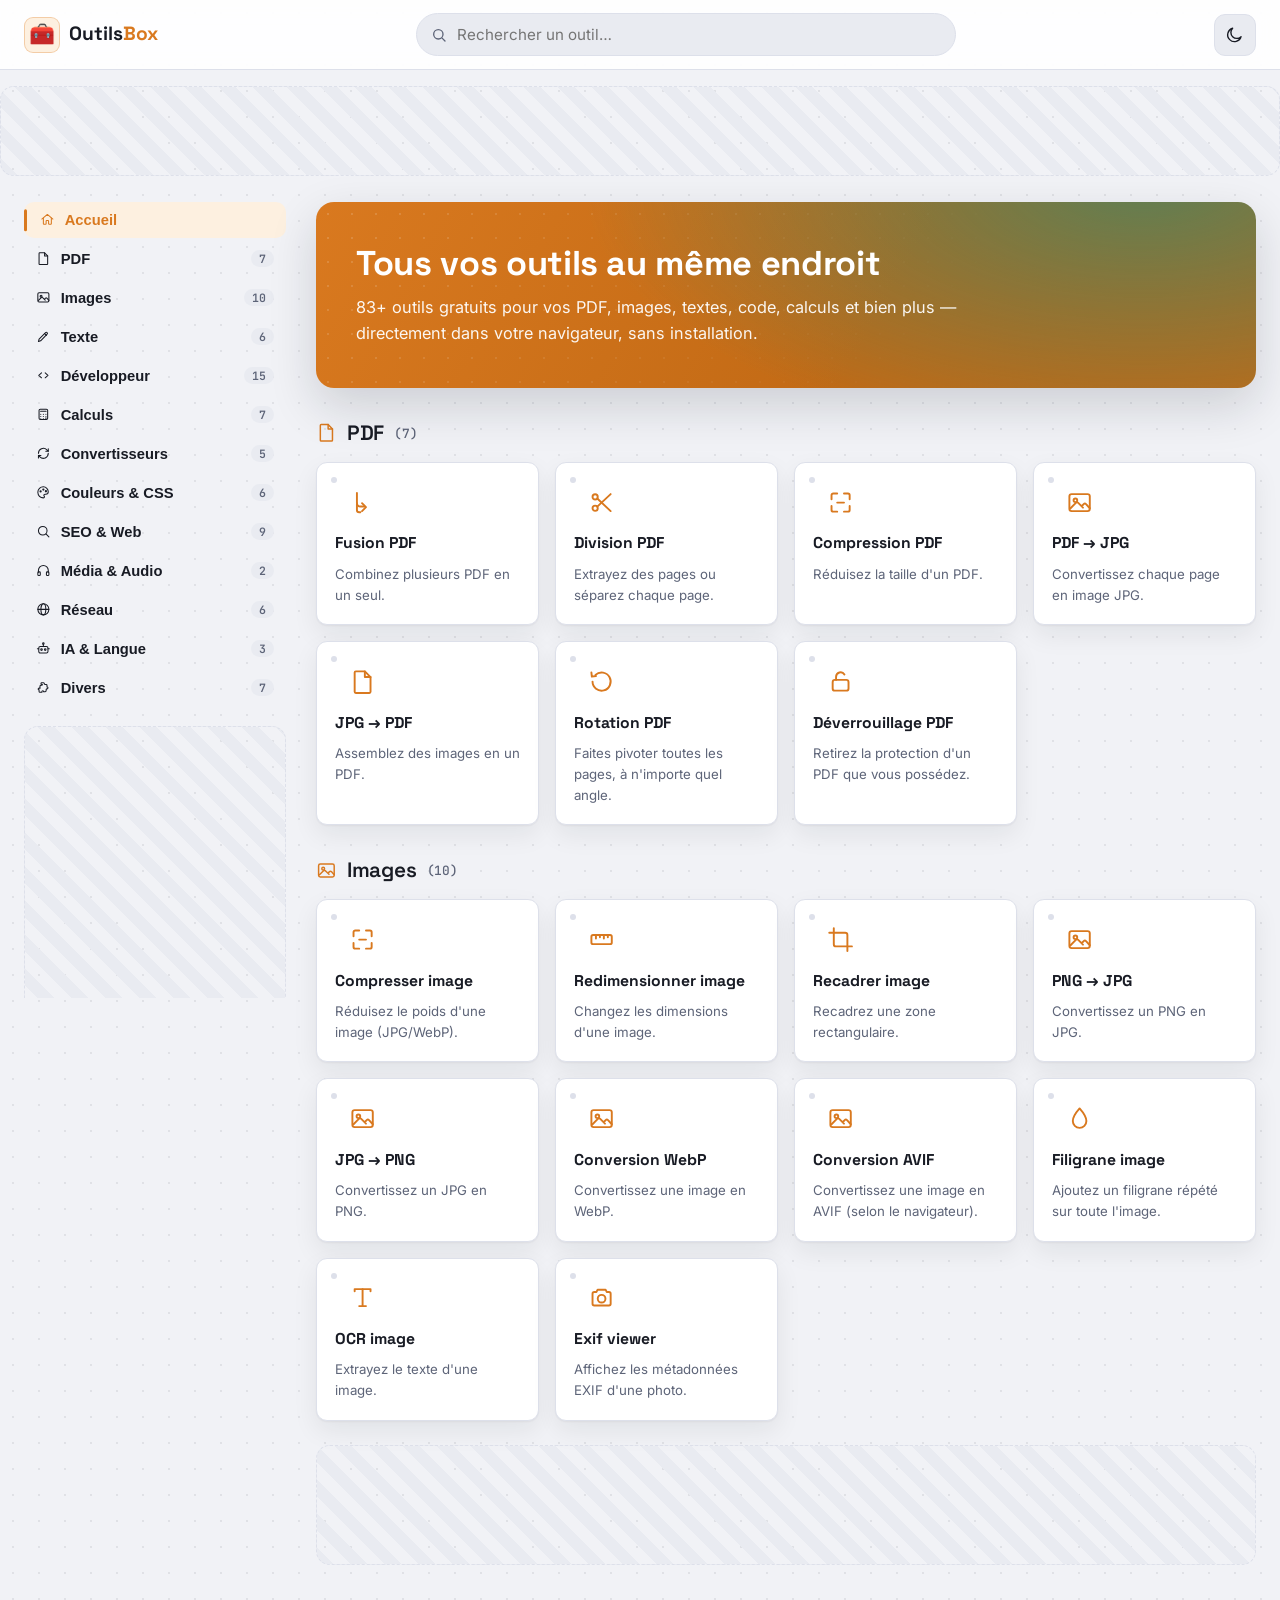
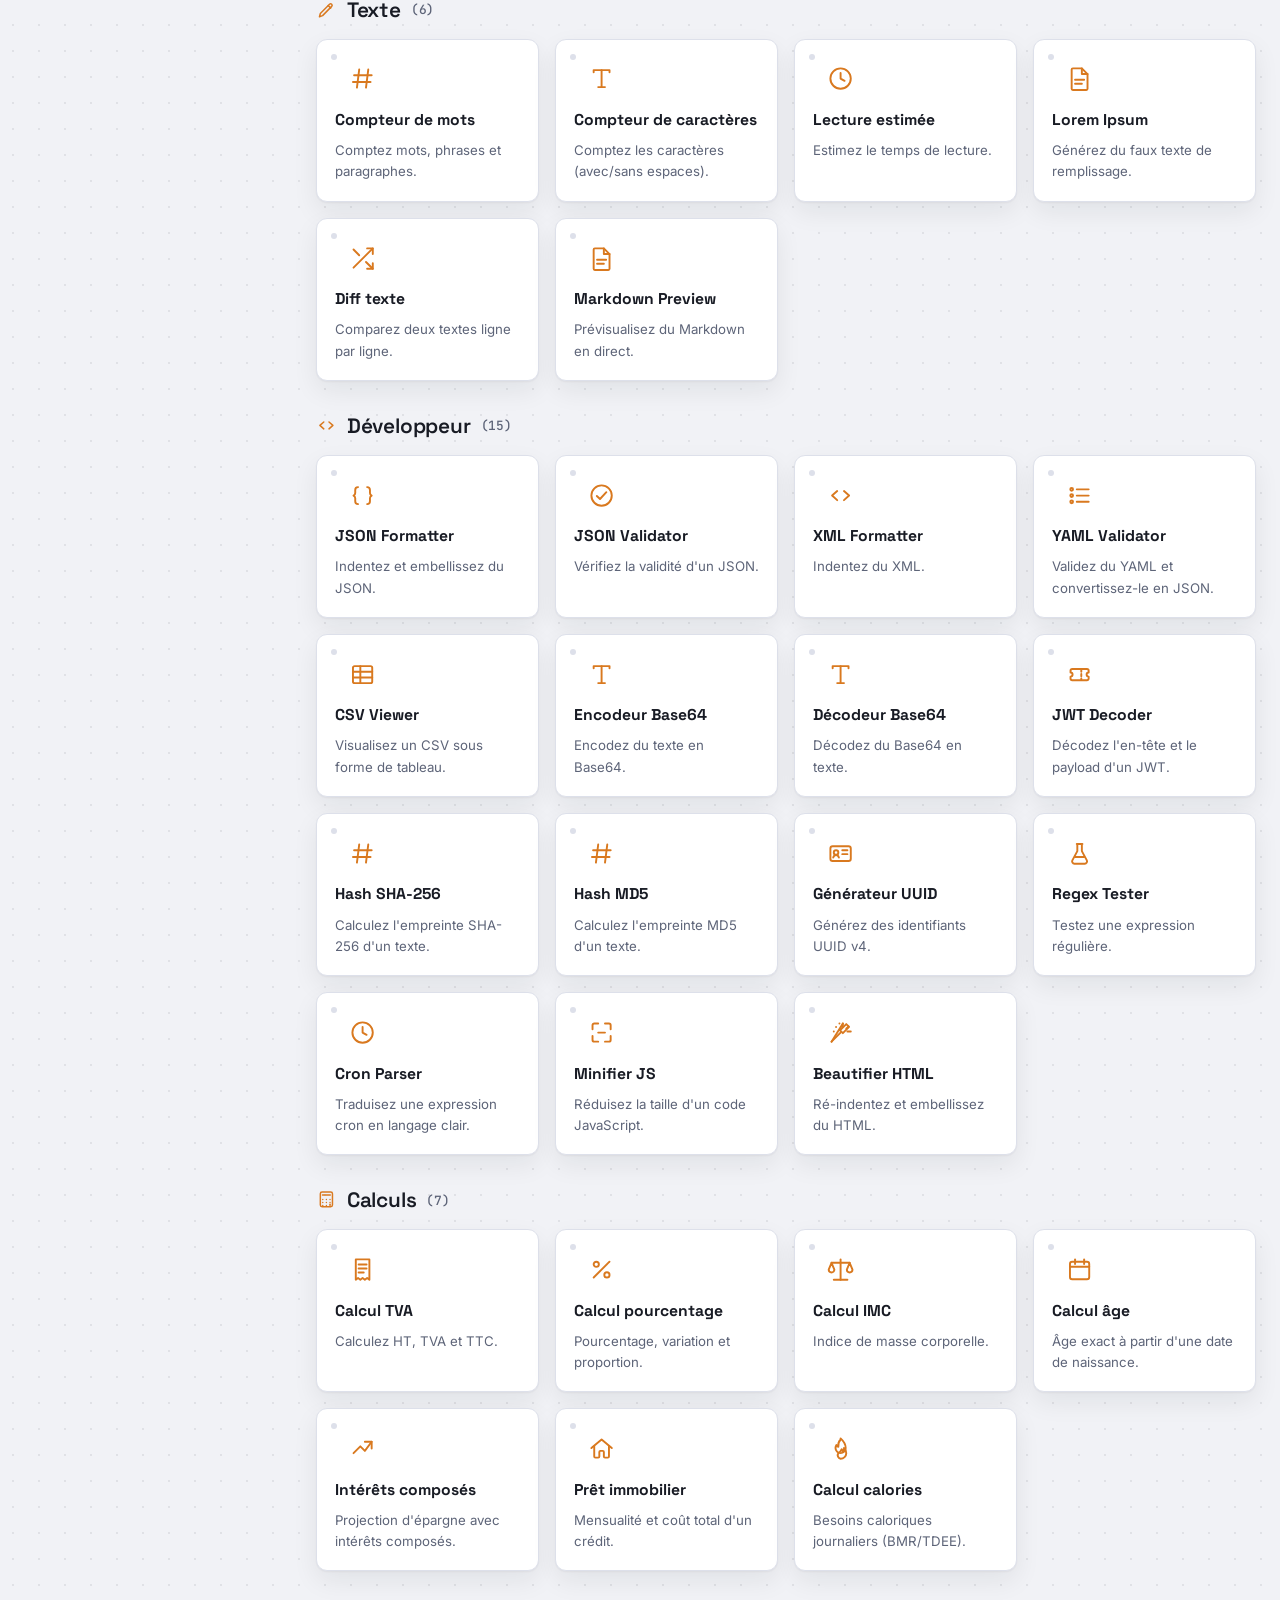
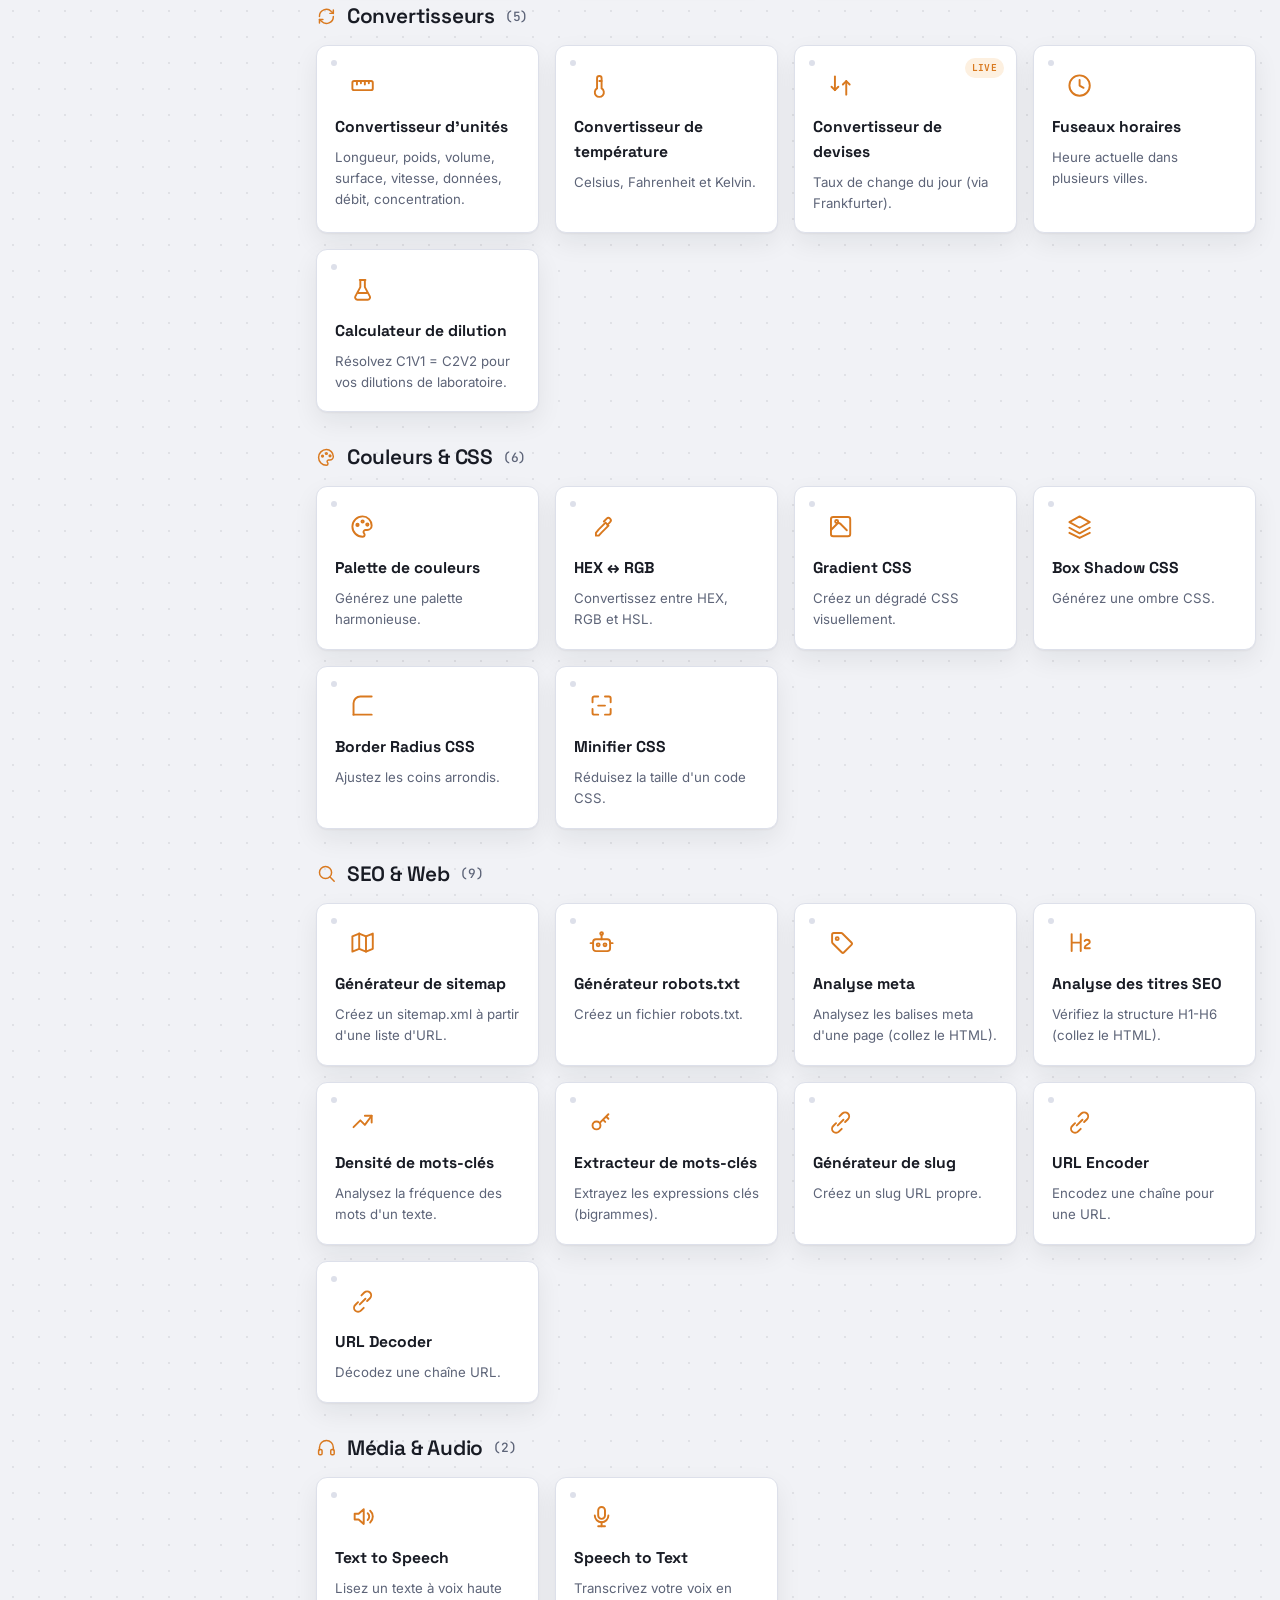
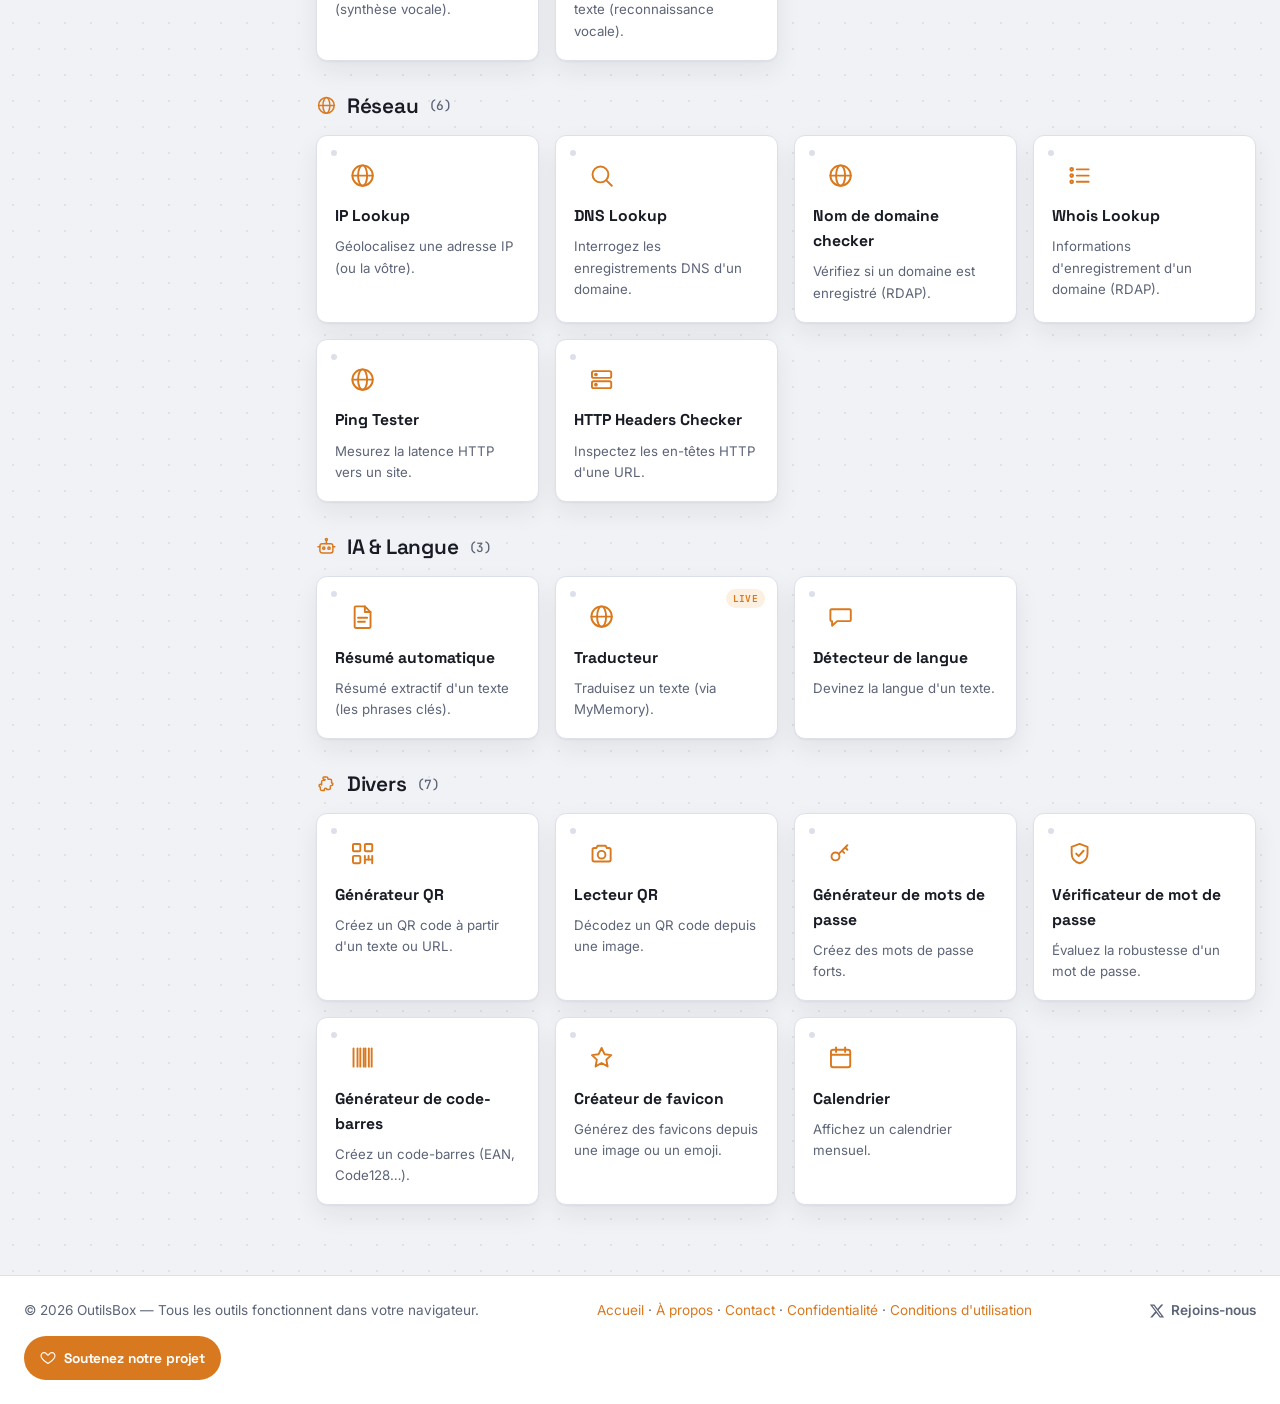
<file: index.html>
<!DOCTYPE html>
<html lang="fr" data-theme="light">
<head>
    <meta charset="UTF-8">
    <meta name="viewport" content="width=device-width, initial-scale=1.0, viewport-fit=cover">
    <meta name="description" content="Boîte à outils en ligne : PDF, images, texte, développeur, calculs, couleurs, SEO et plus. Gratuit, simple et rapide.">
    <title>OutilsBox — la boîte à outils en ligne</title>
    <link rel="icon" href="data:image/svg+xml,<svg xmlns='http://www.w3.org/2000/svg' viewBox='0 0 100 100'><text y='.9em' font-size='90'>🧰</text></svg>">
    <link rel="preconnect" href="https://fonts.googleapis.com">
    <link rel="preconnect" href="https://fonts.gstatic.com" crossorigin>
    <link href="https://fonts.googleapis.com/css2?family=Inter:wght@400;500;600;700;800&family=Space+Grotesk:wght@500;600;700&family=JetBrains+Mono:wght@400;500&display=swap" rel="stylesheet">
    <link rel="stylesheet" href="./Css/styles.css">

    <!-- Google AdSense : à activer une fois le compte approuvé.
         <script async src="https://pagead2.googlesyndication.com/pagead/js/adsbygoogle.js?client=ca-pub-XXXXXXXXXXXXXXXX"
              crossorigin="anonymous"></script>
    -->
</head>
<body>
    <a class="skip-link" href="#main">Aller au contenu</a>

    <header class="topbar">
      <button class="icon-btn menu-toggle" id="menuToggle" aria-label="Menu"><svg viewBox="0 0 24 24" fill="none" stroke="currentColor" stroke-width="1.7" stroke-linecap="round" stroke-linejoin="round" class="icon" aria-hidden="true"><line x1="4" y1="7" x2="20" y2="7"/><line x1="4" y1="12" x2="20" y2="12"/><line x1="4" y1="17" x2="20" y2="17"/></svg></button>
      <a class="brand" href="#/">
        <span class="brand-logo">🧰</span>
        <span class="brand-name">Outils<b>Box</b></span>
      </a>
      <div class="search-wrap">
        <input id="globalSearch" type="search" placeholder="Rechercher un outil…" autocomplete="off" aria-label="Rechercher un outil">
        <div id="searchResults" class="search-results" hidden></div>
      </div>
      <button class="icon-btn" id="themeToggle" aria-label="Changer de thème" title="Thème clair / sombre"><svg viewBox="0 0 24 24" fill="none" stroke="currentColor" stroke-width="1.7" stroke-linecap="round" stroke-linejoin="round" class="icon" aria-hidden="true"><path d="M20 14.5A8.5 8.5 0 1 1 9.5 4a7 7 0 0 0 10.5 10.5Z"/></svg></button>
    </header>

    <!-- Bannière de pub (haut) — emplacement AdSense à venir -->
    <div class="ad-slot ad-leaderboard" data-ad="top-leaderboard"></div>

    <div class="layout">
      <aside class="sidebar" id="sidebar" aria-label="Catégories">
        <nav id="categoryNav"></nav>
        <!-- Bannière de pub (colonne) — emplacement AdSense à venir -->
        <div class="ad-slot ad-rail" data-ad="sidebar-rail"></div>
      </aside>
      <div class="sidebar-backdrop" id="sidebarBackdrop"></div>

      <main id="main" class="content" tabindex="-1"></main>
    </div>

    <footer class="footer">
      <div class="footer-inner">
        <span>© <span id="year"></span> OutilsBox — Tous les outils fonctionnent dans votre navigateur.</span>
        <span class="footer-links">
          <a href="#/">Accueil</a> · <a href="#/tool/about">À propos</a> · <a href="#/tool/contact">Contact</a> · <a href="#/tool/privacy">Confidentialité</a> · <a href="#/tool/terms">Conditions d'utilisation</a>
        </span>
        <a href="https://x.com/cordox4" target="_blank" rel="noopener noreferrer" class="footer-social">
          <svg viewBox="0 0 24 24" width="16" height="16" fill="currentColor" aria-hidden="true"><path d="M18.244 2.25h3.308l-7.227 8.26 8.502 11.24H16.17l-5.214-6.817L4.99 21.75H1.68l7.73-8.835L1.254 2.25H8.08l4.713 6.231zm-1.161 17.52h1.833L7.084 4.126H5.117z"/></svg>
          Rejoins-nous
        </a>
        <a class="support-btn" href="https://www.paypal.com/ncp/payment/L6BR6EY7WHRRA" target="_blank" rel="noopener noreferrer">
          <span class="sb-icon" aria-hidden="true"><svg viewBox="0 0 24 24" fill="none" stroke="currentColor" stroke-width="1.7" stroke-linecap="round" stroke-linejoin="round" class="icon"><path d="M12 20.2s-7.6-4.6-9.9-9.1C.6 7.6 2.3 4 6 4c2.1 0 3.6 1.2 4.5 2.6.4.6.7 1.1 1.5 1.1s1.1-.5 1.5-1.1C14.4 5.2 15.9 4 18 4c3.7 0 5.4 3.6 3.9 7.1-2.3 4.5-9.9 9.1-9.9 9.1Z"/></svg></span> Soutenez notre projet
        </a>
      </div>
    </footer>

    <div id="toast" class="toast" hidden></div>

    <!-- Librairies -->
    <script type="module" src="./js/main.js"></script>
</body>
</html>
</file>
<file: Css/styles.css>
/* =========================================================
   OutilsBox — design system
   Identité "atelier" : fond graphite / accent ambre outil,
   grille de perforations façon panneau à outils (pegboard),
   typo mécanique (Space Grotesk) + lisible (Inter) + mono (JetBrains Mono).
   ========================================================= */

:root{
  /* -- Neutres (clair) -- */
  --bg:#f1f2f6; --surface:#ffffff; --surface-2:#e9ebf1; --border:#dde0ea;
  --text:#181b24; --muted:#5d6478;

  /* -- Accent "outil" -- */
  --primary:#d9791f; --primary-600:#c26a15; --primary-soft:#fdf0e0;
  --accent:#0e8f86; --accent-soft:#e2f6f3;
  --success:#178a4e; --danger:#c8342b;

  --shadow:0 1px 2px rgba(20,22,35,.05),0 10px 26px rgba(20,22,35,.07);
  --shadow-lg:0 18px 48px rgba(20,22,35,.16);
  --shadow-glow:0 10px 30px rgba(217,121,31,.22);

  --radius:18px; --radius-sm:11px; --maxw:1280px;
  --sidebar-w:264px;

  --font-display:'Space Grotesk',Inter,system-ui,sans-serif;
  --font-body:'Inter',system-ui,-apple-system,'Segoe UI',Roboto,sans-serif;
  --font-mono:'JetBrains Mono',ui-monospace,SFMono-Regular,Menlo,Consolas,monospace;

  --ease:cubic-bezier(.22,.9,.32,1);

  /* motif de perforations (pegboard) */
  --peg-dot: rgba(24,27,36,.08);
  --peg-size: 26px;
}
[data-theme="dark"]{
  --bg:#10121a; --surface:#181b27; --surface-2:#1f2331; --border:#2a2f40;
  --text:#edeff6; --muted:#9298ac;

  --primary:#f0973f; --primary-600:#f6ad63; --primary-soft:#33240f;
  --accent:#2fd9c9; --accent-soft:#122a29;
  --success:#3fbf7f; --danger:#f0685c;

  --shadow:0 1px 2px rgba(0,0,0,.35),0 12px 32px rgba(0,0,0,.32);
  --shadow-lg:0 22px 56px rgba(0,0,0,.5);
  --shadow-glow:0 12px 34px rgba(240,151,63,.22);

  --peg-dot: rgba(255,255,255,.06);
}

*{box-sizing:border-box}
html{scroll-behavior:smooth}
@media (prefers-reduced-motion:reduce){
  html{scroll-behavior:auto}
  *{animation-duration:.001ms!important;transition-duration:.001ms!important}
}
body{
  margin:0;font-family:var(--font-body);
  background:
    radial-gradient(var(--peg-dot) 1.4px, transparent 1.4px) 0 0/var(--peg-size) var(--peg-size),
    var(--bg);
  color:var(--text);line-height:1.6;
  -webkit-font-smoothing:antialiased;text-rendering:optimizeLegibility;
  transition:background-color .25s var(--ease),color .25s var(--ease);
}
a{color:var(--primary);text-decoration:none;transition:color .15s var(--ease)}
a:hover{color:var(--primary-600);text-decoration:underline}
h1,h2,h3{font-family:var(--font-display);line-height:1.15;margin:0 0 .4em;letter-spacing:-.01em}
:focus-visible{outline:2.5px solid var(--primary);outline-offset:2px;border-radius:4px}
.skip-link{position:absolute;left:-999px;top:0;background:var(--primary);color:#fff;padding:8px 14px;border-radius:0 0 8px 0;z-index:100;font-weight:600}
.skip-link:focus{left:0}

/* Topbar */
.topbar{
  position:sticky;top:0;z-index:40;display:flex;align-items:center;gap:14px;
  padding:13px 24px;background:color-mix(in srgb, var(--surface) 88%, transparent);
  backdrop-filter:blur(14px) saturate(1.4);-webkit-backdrop-filter:blur(14px) saturate(1.4);
  border-bottom:1px solid var(--border);
}
.brand{display:flex;align-items:center;gap:9px;font-weight:700;font-size:1.2rem;color:var(--text);font-family:var(--font-display)}
.brand:hover{text-decoration:none}
.brand-logo{
  font-size:1.3rem;width:36px;height:36px;display:grid;place-items:center;
  background:var(--primary-soft);border-radius:9px;border:1px solid color-mix(in srgb, var(--primary) 30%, transparent);
}
.brand-name b{color:var(--primary)}
.search-wrap{position:relative;flex:1;max-width:540px;margin:0 auto}
#globalSearch{
  width:100%;padding:11px 16px 11px 40px;border:1px solid var(--border);border-radius:999px;
  background:var(--surface-2);color:var(--text);font-size:.95rem;outline:none;font-family:inherit;
  transition:border-color .15s var(--ease),box-shadow .15s var(--ease),background-color .15s var(--ease);
  background-image:url("data:image/svg+xml,%3Csvg xmlns='http://www.w3.org/2000/svg' width='16' height='16' viewBox='0 0 24 24' fill='none' stroke='%235d6478' stroke-width='2' stroke-linecap='round'%3E%3Ccircle cx='11' cy='11' r='7'/%3E%3Cline x1='21' y1='21' x2='16.65' y2='16.65'/%3E%3C/svg%3E");
  background-repeat:no-repeat;background-position:14px center;
}
#globalSearch:focus{border-color:var(--primary);box-shadow:0 0 0 4px var(--primary-soft);background-color:var(--surface)}
.search-results{
  position:absolute;top:calc(100% + 10px);left:0;right:0;background:var(--surface);
  border:1px solid var(--border);border-radius:14px;box-shadow:var(--shadow-lg);
  max-height:60vh;overflow:auto;z-index:50;padding:6px;
  animation:dropIn .16s var(--ease);
}
@keyframes dropIn{from{opacity:0;transform:translateY(-6px)}to{opacity:1;transform:translateY(0)}}
.search-results a{display:block;padding:10px 12px;border-radius:9px;color:var(--text);transition:background-color .1s}
.search-results a:hover,.search-results a.active{background:var(--primary-soft);text-decoration:none}
.search-results .sr-cat{font-size:.72rem;color:var(--muted);font-family:var(--font-mono);text-transform:uppercase;letter-spacing:.04em}
.icon-btn{
  background:var(--surface-2);border:1px solid var(--border);border-radius:11px;
  width:42px;height:42px;font-size:1.05rem;cursor:pointer;color:var(--text);flex:none;
  display:flex;align-items:center;justify-content:center;
  transition:transform .15s var(--ease),background-color .15s var(--ease),border-color .15s var(--ease);
}
.icon-btn .icon{width:1.15em;height:1.15em;vertical-align:0}
.icon-btn:hover{background:var(--primary-soft);border-color:color-mix(in srgb, var(--primary) 35%, var(--border));transform:translateY(-1px)}
.icon-btn:active{transform:translateY(0) scale(.96)}
.menu-toggle{display:none}

/* Layout */
.layout{display:flex;gap:28px;max-width:var(--maxw);margin:0 auto;padding:26px 24px;align-items:flex-start}
.sidebar{
  width:var(--sidebar-w);flex:none;position:sticky;top:86px;
  max-height:calc(100vh - 104px);overflow:auto;
  padding-right:2px;
}
#categoryNav{display:flex;flex-direction:column;gap:2px}
.nav-cat{
  display:flex;align-items:center;gap:10px;padding:10px 12px;border-radius:10px;
  color:var(--text);font-weight:600;font-size:.92rem;cursor:pointer;border:none;background:none;text-align:left;width:100%;
  position:relative;transition:background-color .15s var(--ease),color .15s var(--ease),padding-left .15s var(--ease);
}
.nav-cat::before{
  content:"";position:absolute;left:0;top:50%;transform:translateY(-50%);
  width:3px;height:0;border-radius:3px;background:var(--primary);transition:height .18s var(--ease);
}
.nav-cat:hover{background:var(--surface-2);text-decoration:none}
.nav-cat.active{background:var(--primary-soft);color:var(--primary);padding-left:16px}
.nav-cat.active::before{height:60%}
.nav-cat .cat-count{margin-left:auto;font-size:.72rem;color:var(--muted);background:var(--surface-2);padding:1px 8px;border-radius:999px;font-family:var(--font-mono)}
.nav-cat.active .cat-count{background:var(--surface);color:var(--primary)}
.content{flex:1;min-width:0}

/* Ad slots */
.ad-slot{
  display:flex;align-items:center;justify-content:center;position:relative;
  background:repeating-linear-gradient(45deg,var(--surface-2),var(--surface-2) 12px,transparent 12px,transparent 24px);
  border:1px dashed var(--border);border-radius:14px;color:var(--muted);
  font-size:.75rem;letter-spacing:.05em;text-transform:uppercase;overflow:hidden;font-family:var(--font-mono);
}
.ad-slot .ad-label{background:var(--surface);padding:3px 10px;border-radius:999px;border:1px solid var(--border)}
.ad-leaderboard{max-width:var(--maxw);margin:16px auto 0;height:90px}
.ad-rail{margin-top:20px;height:600px;position:sticky;top:360px}
.ad-inline{height:120px;margin:24px 0}
@media(max-width:900px){.ad-rail{display:none}.ad-leaderboard{height:60px}}

/* Hero / home */
.hero{
  position:relative;overflow:hidden;isolation:isolate;
  background:
    radial-gradient(560px 260px at 88% -10%, color-mix(in srgb, var(--accent) 55%, transparent), transparent),
    linear-gradient(120deg,var(--primary),var(--primary-600) 60%);
  color:#fff;
  border-radius:var(--radius);padding:42px 40px;margin-bottom:30px;box-shadow:var(--shadow-lg);
}
.hero::after{
  content:"";position:absolute;inset:0;z-index:-1;opacity:.5;
  background:radial-gradient(rgba(255,255,255,.35) 1.5px, transparent 1.5px) 0 0/24px 24px;
  mask-image:linear-gradient(120deg, rgba(0,0,0,.9), transparent 70%);
}
.hero h1{font-size:2.15rem;margin-bottom:.3em;font-weight:700}
.hero p{opacity:.94;max-width:640px;margin:0;font-size:1.02rem}
.section-title{display:flex;align-items:center;gap:10px;margin:34px 0 16px;font-size:1.3rem;font-family:var(--font-display);font-weight:600}
.section-title .emoji{font-size:1.3rem}
.section-title .count{font-size:.8rem;color:var(--muted);font-weight:500;font-family:var(--font-mono)}

/* Tool grid */
.tool-grid{display:grid;grid-template-columns:repeat(auto-fill,minmax(200px,1fr));gap:16px}
.tool-card{
  display:flex;flex-direction:column;gap:7px;padding:18px;background:var(--surface);
  border:1px solid var(--border);border-radius:var(--radius-sm);box-shadow:var(--shadow);
  color:var(--text);transition:transform .18s var(--ease),border-color .18s var(--ease),box-shadow .18s var(--ease);
  position:relative;overflow:hidden;
}
.tool-card::before{
  content:"";position:absolute;top:14px;left:14px;width:6px;height:6px;border-radius:50%;
  background:var(--border);box-shadow:0 0 0 3px var(--surface);transition:background-color .18s var(--ease);
}
.tool-card:hover{transform:translateY(-4px);border-color:var(--primary);text-decoration:none;box-shadow:var(--shadow-glow)}
.tool-card:hover::before{background:var(--primary)}
.tool-card .t-icon{font-size:1.7rem;margin-left:14px}
.tool-card .t-name{font-weight:700;font-size:.98rem;font-family:var(--font-display)}
.tool-card .t-desc{font-size:.83rem;color:var(--muted)}
.tool-card .t-badge{position:absolute;top:12px;right:12px;font-size:.6rem;background:var(--primary-soft);color:var(--primary);padding:2px 7px;border-radius:999px;text-transform:uppercase;font-weight:700;font-family:var(--font-mono);letter-spacing:.03em}
.tool-card .t-badge.t-badge-off{background:rgba(140,146,168,.2);color:var(--muted);backdrop-filter:blur(6px);-webkit-backdrop-filter:blur(6px);border:1px dashed rgba(140,146,168,.5)}
.tool-card.t-card-off{opacity:.7}
.tool-card.t-card-off .t-icon{filter:grayscale(.4) blur(1px);opacity:.65}

/* Tool page */
.tool-header{margin-bottom:20px}
.breadcrumb{font-size:.8rem;color:var(--muted);margin-bottom:8px;font-family:var(--font-mono)}
.breadcrumb a{color:var(--muted)}
.tool-header h1{font-size:1.75rem;display:flex;align-items:center;gap:10px}
.tool-header p{color:var(--muted);margin:.3em 0 0}
.panel{
  background:var(--surface);border:1px solid var(--border);border-radius:var(--radius);
  padding:24px;box-shadow:var(--shadow);margin-bottom:20px;
  transition:border-color .15s var(--ease);
}
.panel + .panel{margin-top:0}

/* Icônes SVG (remplacent les émojis) : suivent la taille de police et la
   couleur du texte du conteneur, exactement comme le faisaient les émojis. */
.icon{width:1em;height:1em;display:inline-block;vertical-align:-0.15em;flex-shrink:0}
.tool-card .t-icon,.tool-header h1 .icon,.section-title .emoji .icon{color:var(--primary)}
.search-results .sr-icon{display:inline-block;color:var(--primary)}

/* Contenu éditorial sous les outils */
.article-panel{line-height:1.65}
.article-panel h2.article-title{font-size:1.2rem;margin:0 0 10px}
.article-panel h3{font-size:1rem;margin:20px 0 8px}
.article-panel p{margin:0 0 10px;color:var(--text)}
.article-panel .article-steps,.article-panel .article-tips{margin:0 0 8px;padding-left:22px}
.article-panel .article-steps li,.article-panel .article-tips li{margin-bottom:6px}
.article-faq details{border:1px solid var(--border);border-radius:10px;padding:10px 14px;margin-bottom:8px;background:var(--surface-2)}
.article-faq summary{cursor:pointer;font-weight:600;font-size:.92rem}
.article-faq details p{margin:8px 0 0;color:var(--muted);font-size:.92rem}

/* Form controls */
.field{margin-bottom:15px;display:block}
.field > label{display:block;font-weight:600;font-size:.88rem;margin-bottom:6px}
.field .hint{font-weight:400;color:var(--muted);font-size:.8rem}
input[type=text],input[type=number],input[type=url],input[type=password],input[type=email],input[type=date],input[type=datetime-local],input[type=time],select,textarea{
  width:100%;padding:11px 13px;border:1px solid var(--border);border-radius:10px;
  background:var(--surface-2);color:var(--text);font-size:.95rem;font-family:inherit;outline:none;
  transition:border-color .15s var(--ease),box-shadow .15s var(--ease);
}
input:focus,select:focus,textarea:focus{border-color:var(--primary);box-shadow:0 0 0 4px var(--primary-soft);background-color:var(--surface)}
textarea{resize:vertical;min-height:120px;font-family:var(--font-mono);font-size:.88rem}
textarea.mono,input.mono,pre.mono{font-family:var(--font-mono)}
.row{display:flex;gap:14px;flex-wrap:wrap}
.row > *{flex:1;min-width:160px}
.inline{display:flex;align-items:center;gap:10px;flex-wrap:wrap}
.check{display:flex;align-items:center;gap:8px;font-size:.9rem}
.check input{width:auto;accent-color:var(--primary)}
input[type=range]{width:100%;accent-color:var(--primary)}
input[type=color]{width:52px;height:42px;padding:2px;border-radius:10px;cursor:pointer}

/* Buttons */
.btn{
  display:inline-flex;align-items:center;justify-content:center;gap:8px;
  padding:11px 19px;border-radius:10px;border:1px solid var(--border);background:var(--surface-2);
  color:var(--text);font-weight:600;font-size:.92rem;cursor:pointer;font-family:inherit;
  transition:transform .12s var(--ease),background-color .15s var(--ease),border-color .15s var(--ease),box-shadow .15s var(--ease);
}
.btn:hover{background:var(--primary-soft);text-decoration:none;border-color:color-mix(in srgb, var(--primary) 35%, var(--border))}
.btn:active:not(:disabled){transform:scale(.97)}
.btn-primary{background:var(--primary);border-color:var(--primary);color:#fff}
.btn-primary:hover{background:var(--primary-600);box-shadow:var(--shadow-glow)}
.btn-ghost{background:none}
.btn:disabled{opacity:.5;cursor:not-allowed}
.btn-row{display:flex;gap:10px;flex-wrap:wrap;margin-top:8px}
.btn-sm{padding:7px 12px;font-size:.82rem}

/* Dropzone */
.dropzone{
  border:2px dashed var(--border);border-radius:var(--radius);padding:38px 20px;text-align:center;
  color:var(--muted);cursor:pointer;background:var(--surface-2);transition:border-color .15s var(--ease),background-color .15s var(--ease),color .15s var(--ease);
}
.dropzone.drag,.dropzone:hover{border-color:var(--primary);background:var(--primary-soft);color:var(--primary)}
.dropzone .dz-icon{font-size:2.3rem}
.file-list{list-style:none;padding:0;margin:14px 0 0;display:flex;flex-direction:column;gap:8px}
.file-list li{display:flex;align-items:center;gap:10px;padding:10px 12px;background:var(--surface-2);border-radius:10px;font-size:.88rem;transition:background-color .12s}
.file-list li:hover{background:color-mix(in srgb, var(--surface-2) 70%, var(--primary-soft))}
.file-list li .fl-size{margin-left:auto;color:var(--muted);font-size:.8rem;font-family:var(--font-mono)}
.file-list li .fl-del{cursor:pointer;color:var(--danger);border:none;background:none;font-size:1rem;transition:transform .12s}
.file-list li .fl-del:hover{transform:scale(1.15)}
.file-list li[draggable=true]{cursor:grab}

/* Output */
.output{background:var(--surface-2);border:1px solid var(--border);border-radius:11px;padding:15px;overflow:auto;max-height:460px}
pre.output{white-space:pre-wrap;word-break:break-word;font-family:var(--font-mono);font-size:.86rem}
.result-note{font-size:.85rem;color:var(--muted);margin-top:8px}
.status{padding:11px 15px;border-radius:10px;font-size:.88rem;margin-top:10px;border:1px solid transparent}
.status.ok{background:color-mix(in srgb, var(--success) 12%, transparent);color:var(--success);border-color:color-mix(in srgb, var(--success) 25%, transparent)}
.status.err{background:color-mix(in srgb, var(--danger) 12%, transparent);color:var(--danger);border-color:color-mix(in srgb, var(--danger) 25%, transparent)}
.status.info{background:var(--primary-soft);color:var(--primary);border-color:color-mix(in srgb, var(--primary) 25%, transparent)}
.kpi{display:grid;grid-template-columns:repeat(auto-fit,minmax(130px,1fr));gap:12px}
.kpi .k{background:var(--surface-2);border-radius:11px;padding:16px;text-align:center;border:1px solid var(--border);transition:border-color .15s}
.kpi .k:hover{border-color:color-mix(in srgb, var(--primary) 30%, var(--border))}
.kpi .k b{display:block;font-size:1.6rem;font-family:var(--font-display)}
.kpi .k span{font-size:.78rem;color:var(--muted)}
table.data{width:100%;border-collapse:collapse;font-size:.86rem}
table.data th,table.data td{border:1px solid var(--border);padding:8px 11px;text-align:left}
table.data th{background:var(--surface-2);font-family:var(--font-mono);font-weight:600;font-size:.78rem;text-transform:uppercase;letter-spacing:.03em;color:var(--muted)}
table.data tr:hover td{background:color-mix(in srgb, var(--surface-2) 60%, transparent)}
.swatch{height:64px;border-radius:11px;border:1px solid var(--border);cursor:pointer;display:flex;align-items:flex-end;padding:7px;font-size:.72rem;color:#fff;text-shadow:0 1px 2px rgba(0,0,0,.5);font-family:var(--font-mono);transition:transform .12s var(--ease)}
.swatch:hover{transform:scale(1.03)}

/* Modal */
.modal-backdrop{position:fixed;inset:0;background:rgba(8,10,18,.62);backdrop-filter:blur(3px);display:flex;align-items:center;justify-content:center;z-index:100;padding:20px;animation:fadeIn .15s var(--ease)}
@keyframes fadeIn{from{opacity:0}to{opacity:1}}
.modal{background:var(--surface);border-radius:var(--radius);padding:24px;max-width:520px;width:100%;box-shadow:var(--shadow-lg);text-align:center;animation:popIn .18s var(--ease)}
@keyframes popIn{from{opacity:0;transform:translateY(8px) scale(.98)}to{opacity:1;transform:none}}
.ad-note{color:var(--muted);font-size:.85rem;margin:14px 0}

/* Toast */
.toast{position:fixed;bottom:26px;left:50%;transform:translateX(-50%);background:var(--text);color:var(--bg);padding:12px 22px;border-radius:999px;font-size:.9rem;z-index:200;box-shadow:var(--shadow-lg);animation:toastIn .2s var(--ease)}
@keyframes toastIn{from{opacity:0;transform:translate(-50%,10px)}to{opacity:1;transform:translate(-50%,0)}}

/* Footer */
.footer{border-top:1px solid var(--border);background:var(--surface);margin-top:44px}
.footer-inner{max-width:var(--maxw);margin:0 auto;padding:24px 24px;display:flex;justify-content:space-between;gap:14px;flex-wrap:wrap;font-size:.85rem;color:var(--muted)}
.footer-social{display:inline-flex;align-items:center;gap:6px;color:var(--muted);text-decoration:none;font-weight:600;transition:color .15s ease}
.footer-social:hover{color:var(--primary)}

/* Bouton de soutien (fixé dans le footer, redirige vers PayPal) */
.support-btn{
  display:inline-flex;align-items:center;gap:8px;
  padding:9px 16px;border-radius:999px;
  background:var(--primary);color:#fff;font-weight:700;font-size:.86rem;
  font-family:var(--font-display);text-decoration:none;letter-spacing:-.01em;
  transition:transform .15s var(--ease),background-color .15s var(--ease);
}
.support-btn:hover{background:var(--primary-600);transform:translateY(-2px);text-decoration:none;color:#fff}
.support-btn:active{transform:translateY(0) scale(.96)}
.support-btn .sb-icon{font-size:1rem}

/* Sidebar mobile */
.sidebar-backdrop{display:none}
@media(max-width:860px){
  .menu-toggle{display:block}
  .layout{padding:16px}
  .sidebar{
    position:fixed;top:0;left:0;bottom:0;width:280px;background:var(--surface);z-index:60;
    padding:18px;transform:translateX(-100%);transition:transform .22s var(--ease);max-height:none;box-shadow:var(--shadow-lg);
  }
  .sidebar.open{transform:none}
  .sidebar-backdrop.open{display:block;position:fixed;inset:0;background:rgba(0,0,0,.4);z-index:55;animation:fadeIn .15s var(--ease)}
  .search-wrap{max-width:none}
  .brand-name{display:none}
  .hero{padding:30px 24px}
  .hero h1{font-size:1.7rem}
}

/* Grands écrans : plus d'air, colonnes plus larges */
@media(min-width:1400px){
  :root{--maxw:1360px}
  .tool-grid{grid-template-columns:repeat(auto-fill,minmax(220px,1fr));gap:18px}
  .layout{gap:34px}
}

.hidden{display:none!important}
[hidden]{display:none!important}
</file>
